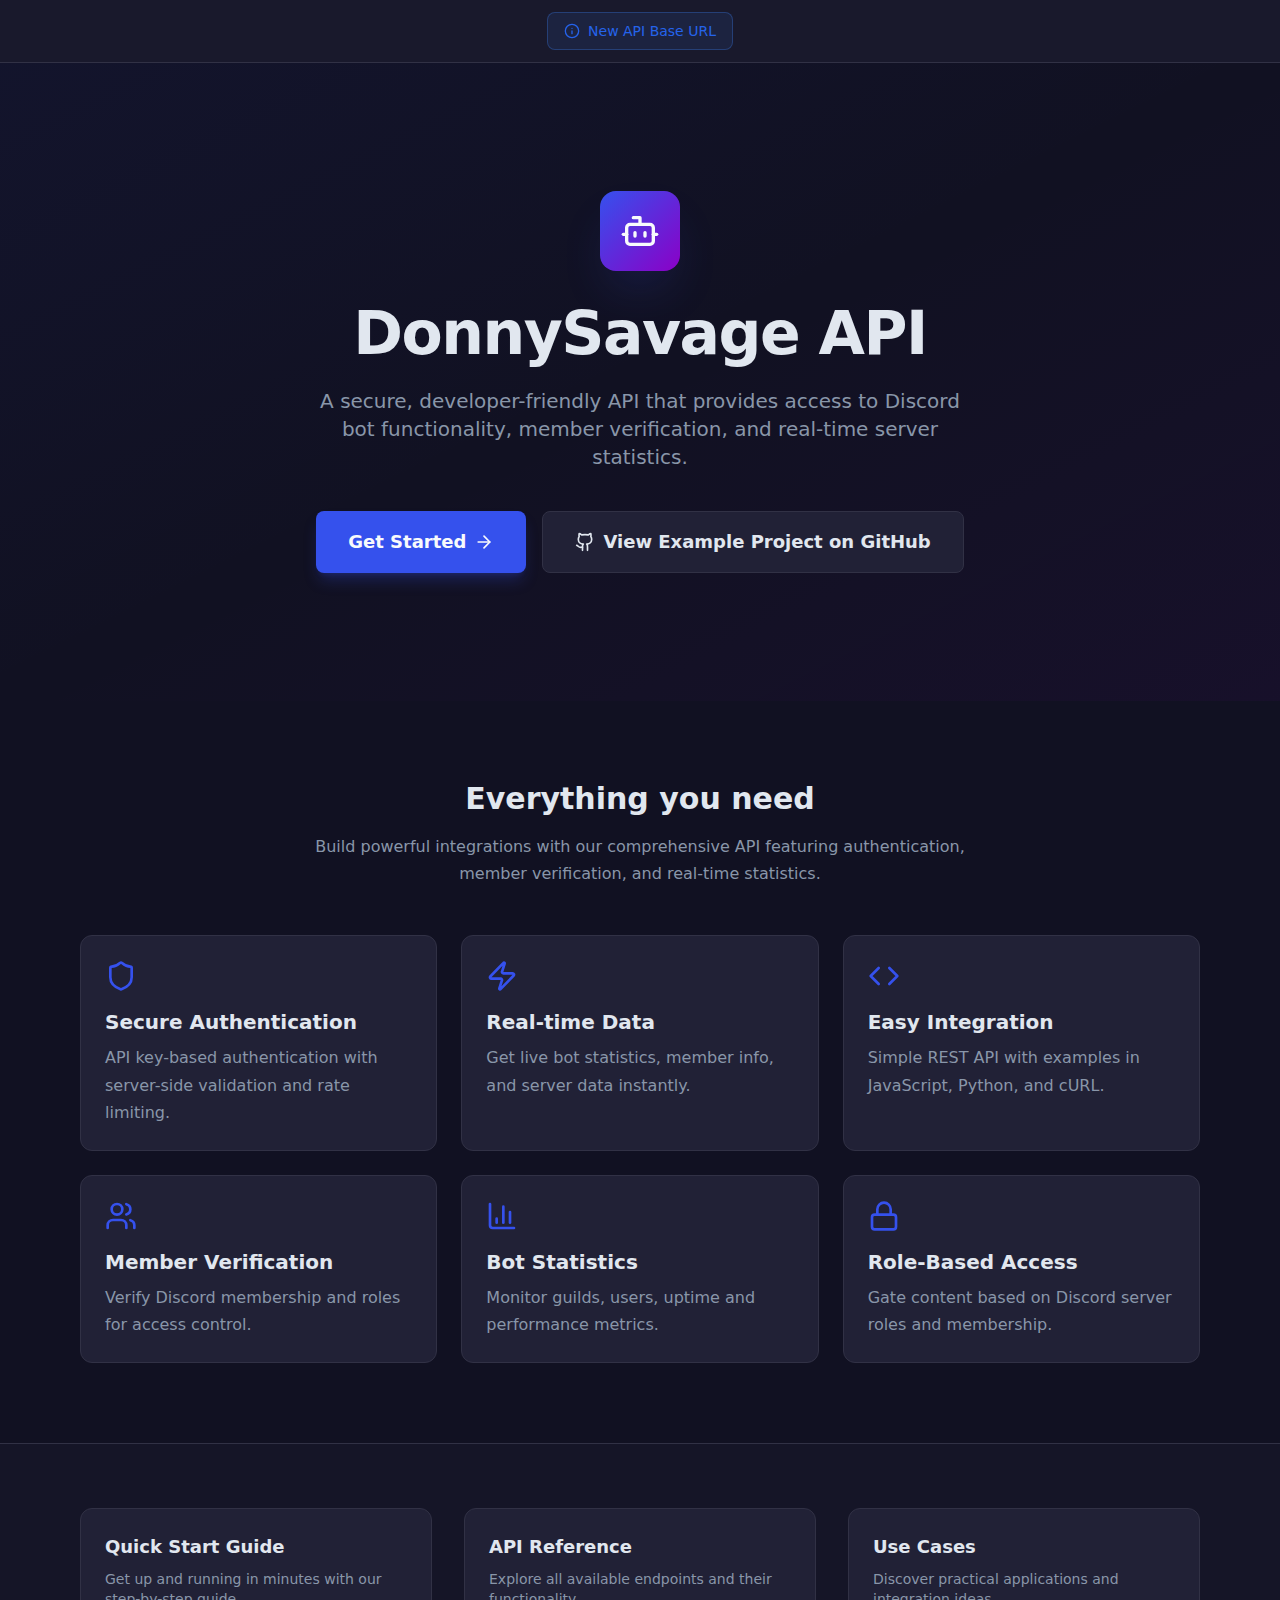
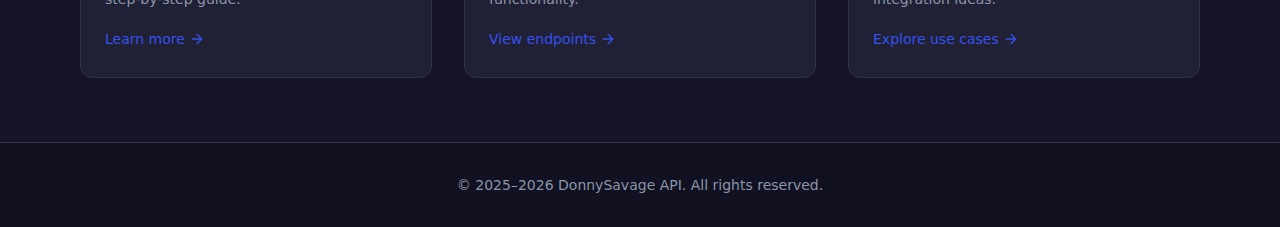
<file: index.html>
<!DOCTYPE html>
<html lang="en">
  <head>
    <meta charset="UTF-8" />
    <meta name="viewport" content="width=device-width, initial-scale=1.0" />
    <link rel="icon" type="image/x-icon" href="/favicon.ico" />
    <title>DonnySavage Bot API Documentation</title>
    <meta name="description" content="The DonnySavage Bot API provides secure, programmatic access to bot functionality and server data. Complete documentation for developers." />
    <meta name="keywords" content="DonnySavage, Discord Bot, API, Documentation, Bot API" />
    <meta name="author" content="DonnySavage" />
    
    <!-- Open Graph / Social -->
    <meta property="og:type" content="website" />
    <meta property="og:title" content="DonnySavage Bot API Documentation" />
    <meta property="og:description" content="Secure, programmatic access to bot functionality and server data" />
    
    <!-- Twitter -->
    <meta name="twitter:card" content="summary_large_image" />
    <meta name="twitter:title" content="DonnySavage Bot API Documentation" />
    <meta name="twitter:description" content="Secure, programmatic access to bot functionality and server data" />
    
    <!-- Theme color -->
    <meta name="theme-color" content="#4361ee" />
    <script type="module" crossorigin src="https://abdo9616.github.io/DonnySavageApiDocumentationGuide.github.io/assets/index-D9CuLvLz.js"></script>
    <link rel="stylesheet" crossorigin href="https://abdo9616.github.io/DonnySavageApiDocumentationGuide.github.io/assets/index-2F-o6rLm.css">
  </head>
  <body>
    <div id="root"></div>
  </body>
</html>
</file>
